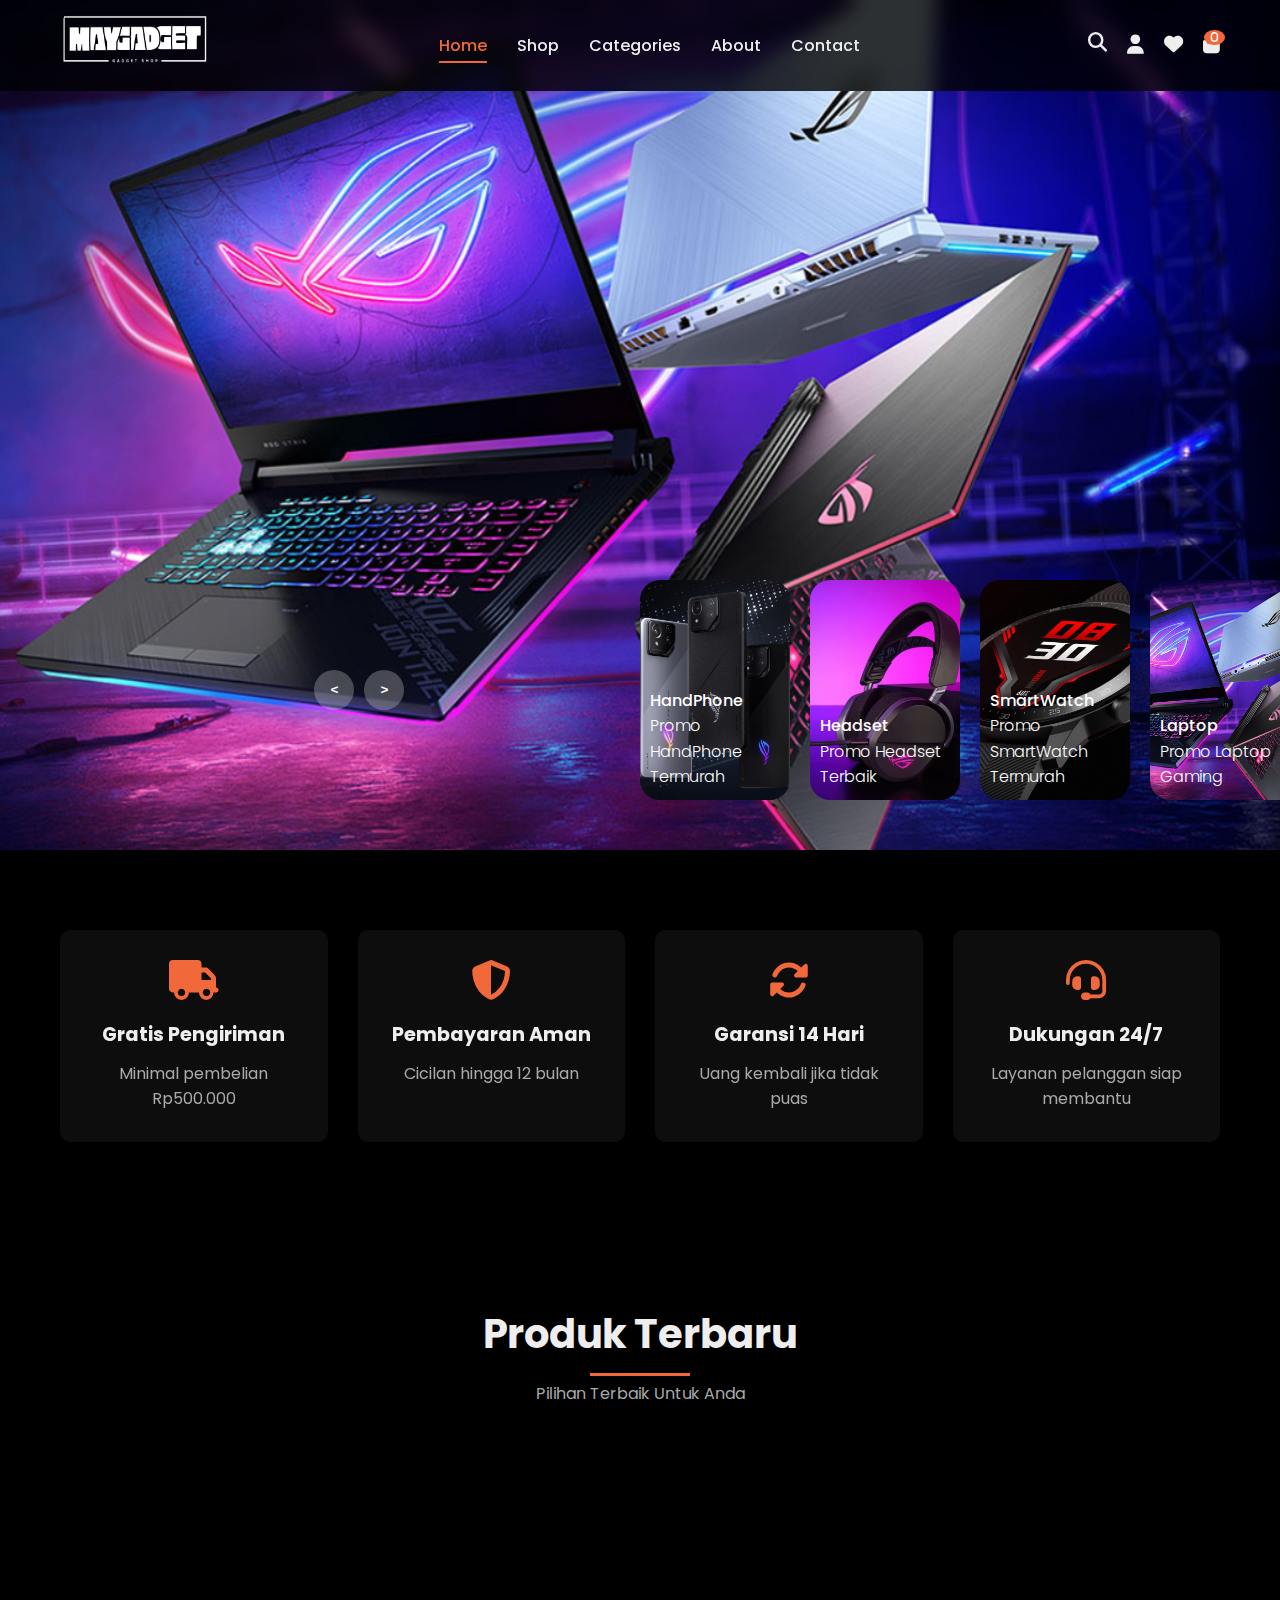
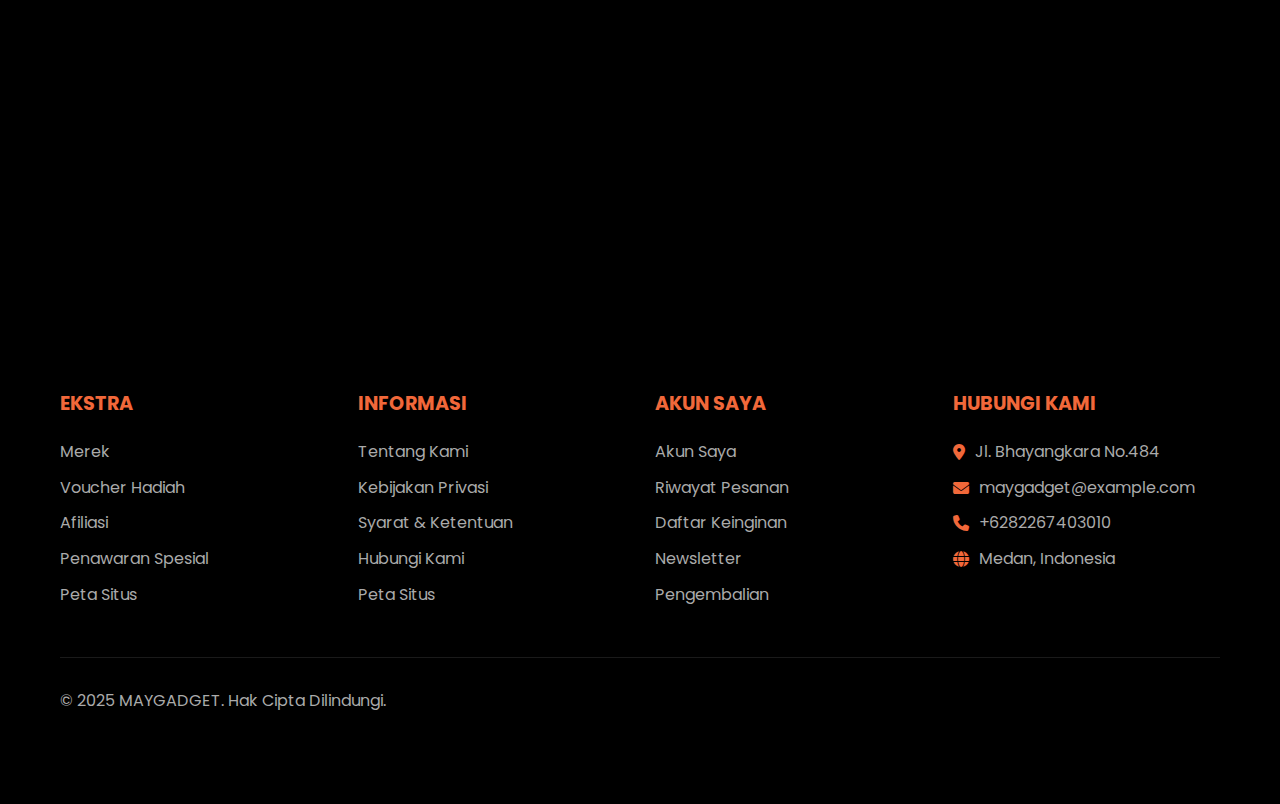
<file: ModulA/LatihanLKS/index.html>
<!DOCTYPE html>
<html lang="en">
<head>
    <meta charset="UTF-8">
    <meta name="viewport" content="width=device-width, initial-scale=1.0">
    <title>LKS SMK 2025</title>
    <link rel="stylesheet" href="https://cdnjs.cloudflare.com/ajax/libs/font-awesome/6.4.0/css/all.min.css">
    <link rel="stylesheet" href="style.css">
</head>
<body>
    <header>
        <div class="container">
            <nav class="navbar">
            <a href="#" class="logo">
                <img src="image/logo.png" width="150px" height="50px" alt="LKS SMK 2025 Logo">
            </a>
                <div class="nav-links">
                    <a href="index.html" id="active">Home</a>
                    <a href="shop.html">Shop</a>
                    <a href="categories.html">Categories</a>
                    <a href="about.html">About</a>
                    <a href="contact.html">Contact</a>
                </div>
                <div class="icons">
                    <div class="search-form" id="searchForm">
                        <form action="categories.html" method="GET">
                            <input type="text" name="search" placeholder="Cari produk..." value="">
                            <button type="submit"><i class="fas fa-search"></i></button>
                        </form>
                    </div>
                    <i class="fas fa-search" id="searchToggle"></i>
                    <a href="login.html"><i class="fas fa-user"></i></a>
                    <a href="favorites.html"><i class="fas fa-heart"></i></a>
                    <a href="cart.html" class="cart-icon">
                        <i class="fas fa-shopping-bag position-relative">
                            <span class="badge" id="cartCount">0</span>
                        </i>
                    </a>
                    <div class="hamburger" id="hamburger">
                        <i class="fas fa-bars"></i>
                    </div>
                </div>
            </nav>
        </div>
    </header>

    <!-- Mobile Sidebar -->
    <div class="mobile-sidebar" id="mobileSidebar">
        <span class="close-sidebar" id="closeSidebar">
            <i class="fas fa-times"></i>
        </span>
        <div class="nav-links">
            <a href="index.html">Home</a>
            <a href="shop.html">Shop</a>
            <a href="categories.html">Categories</a>
            <a href="about.html">About</a>
            <a href="contact.html">Contact</a>
        </div>
    </div>

    <!-- carousel -->
    <div class="carousel">
        <!-- list item -->
        <div class="list">
            <div class="item">
                <img src="image/img1.jpg">
                <div class="content">
                    <div class="author">MAYGADGET</div>
                    <div class="title">PROMO TERBAIK</div>
                    <div class="topic">LAPTOP</div>
                    <div class="des">
                        Kami memiliki laptop dengan spesifikasi yang sangat tinggi dan yang pasti harganya sangat murah untuk kantong para pelanggan. Dengan menggunakan laptop ini, Anda dapat melakukan berbagai hal seperti bermain game, menonton film, dan masih banyak lagi.
                    </div>
                    <div class="buttons">
                        <button>JELAJAHI</button>
                        <button>BELANJA</button>
                    </div>
                </div>
            </div>
            <div class="item">
                <img src="image/img2.jpg">
                <div class="content">
                    <div class="author">MAYGADGET</div>
                    <div class="title">PROMO TERBAIK</div>
                    <div class="topic">HANDPHONE</div>
                    <div class="des">
                        Kami memiliki handphone dengan fitur yang sangat canggih dan yang pasti harganya sangat murah untuk kantong para pelanggan. Dengan menggunakan handphone ini, Anda dapat melakukan berbagai hal seperti bermain game, menonton film, dan masih banyak lagi.
                    </div>
                    <div class="buttons">
                        <button>JELAJAHI</button>
                        <button>BELANJA</button>
                    </div>
                </div>
            </div>
            <div class="item">
                <img src="image/img3.jpg">
                <div class="content">
                    <div class="author">MAYGADGET</div>
                    <div class="title">PROMO TERBAIK</div>
                    <div class="topic">EARPHONE</div>
                    <div class="des">
                        Kami memiliki earphone dengan kualitas yang sangat tinggi dan yang pasti harganya sangat murah untuk kantong para pelanggan. Dengan menggunakan earphone ini, Anda dapat mendengarkan musik dengan sangat jelas dan nyaman.
                    </div>
                    <div class="buttons">
                        <button>JELAJAHI</button>
                        <button>BELANJA</button>
                    </div>
                </div>
            </div>
            <div class="item">
                <img src="image/img4.jpg">
                <div class="content">
                    <div class="author">MAYGADGET</div>
                    <div class="title">PROMO TERBAIK</div>
                    <div class="topic">SMARTWATCH</div>
                    <div class="des">
                        Kami memiliki smartwatch dengan fitur yang sangat canggih dan yang pasti harganya sangat murah untuk kantong para pelanggan. Dengan menggunakan smartwatch ini, Anda dapat melakukan berbagai hal seperti berolahraga, mengecek notifikasi, dan masih banyak lagi.
                    </div>
                    <div class="buttons">
                        <button>JELAJAHI</button>
                        <button>BELANJA</button>
                    </div>
                </div>
            </div>
        </div>
        <!-- list thumnail -->
        <div class="thumbnail">
            <div class="item">
                <img src="image/img1.jpg">
                <div class="content">
                    <div class="title">
                        Laptop
                    </div>
                    <div class="description">
                        Promo Laptop Gaming
                    </div>
                </div>
            </div>
            <div class="item">
                <img src="image/img2.jpg">
                <div class="content">
                    <div class="title">
                        HandPhone
                    </div>
                    <div class="description">
                        Promo HandPhone Termurah
                    </div>
                </div>
            </div>
            <div class="item">
                <img src="image/img3.jpg">
                <div class="content">
                    <div class="title">
                        Headset
                    </div>
                    <div class="description">
                        Promo Headset Terbaik
                    </div>
                </div>
            </div>
            <div class="item">
                <img src="image/img4.jpg">
                <div class="content">
                    <div class="title">
                        SmartWatch
                    </div>
                    <div class="description">
                        Promo SmartWatch Termurah
                    </div>
                </div>
            </div>
        </div>
        <!-- next prev -->

        <div class="arrows">
            <button id="prev"><</button>
            <button id="next">></button>
        </div>
        <!-- time running -->
        <div class="time"></div>
    </div>

    <!-- Features Section -->
    <section class="features">
        <div class="container">
            <div class="box">
                <i class="fas fa-truck"></i>
                <h5>Gratis Pengiriman</h5>
                <p>Minimal pembelian Rp500.000</p>
            </div>
            <div class="box">
                <i class="fas fa-shield-alt"></i>
                <h5>Pembayaran Aman</h5>
                <p>Cicilan hingga 12 bulan</p>
            </div>
            <div class="box">
                <i class="fas fa-sync-alt"></i>
                <h5>Garansi 14 Hari</h5>
                <p>Uang kembali jika tidak puas</p>
            </div>
            <div class="box">
                <i class="fas fa-headset"></i>
                <h5>Dukungan 24/7</h5>
                <p>Layanan pelanggan siap membantu</p>
            </div>
        </div>
    </section>


    <!-- Product Section -->
    <section id="product1" class="section-p1">
        <div class="container">
            <h2>Produk Terbaru</h2>
            <p>Pilihan Terbaik Untuk Anda</p>
            <div class="pro-container">
                <div class="pro">
                    <a href="sproduct.html?id=1">
                        <img src="image/laptop.png" alt="Laptop Gaming">
                    </a>
                    <div class="des">
                        <span>Dell</span>
                        <a href="sproduct.html?id=1">
                            <h5>Laptop Gaming</h5>
                        </a>
                        <div class="star">
                            <i class="fas fa-star"></i>
                            <i class="fas fa-star"></i>
                            <i class="fas fa-star"></i>
                            <i class="fas fa-star"></i>
                            <i class="fas fa-star"></i>
                        </div>
                        <h4>Rp. 15.000.000</h4>
                    </div>
                    <a href="#"><i class="fas fa-shopping-cart cart"></i></a>
                </div>
                <div class="pro">
                    <a href="sproduct.html?id=2">
                        <img src="image/laptop.png" alt="Laptop Gaming">
                    </a>
                    <div class="des">
                        <span>HP</span>
                        <a href="sproduct.html?id=2">
                            <h5>Laptop Ultrabook</h5>
                        </a>
                        <div class="star">
                            <i class="fas fa-star"></i>
                            <i class="fas fa-star"></i>
                            <i class="fas fa-star"></i>
                            <i class="fas fa-star"></i>
                            <i class="far fa-star"></i>
                        </div>
                        <h4>Rp. 12.500.000</h4>
                    </div>
                    <a href="#"><i class="fas fa-shopping-cart cart"></i></a>
                </div>
                <div class="pro">
                    <a href="sproduct.html?id=3">
                        <img src="image/laptop.png" alt="Laptop Gaming">
                    </a>
                    <div class="des">
                        <span>Lenovo</span>
                        <a href="sproduct.html?id=3">
                            <h5>Laptop Business</h5>
                        </a>
                        <div class="star">
                            <i class="fas fa-star"></i>
                            <i class="fas fa-star"></i>
                            <i class="fas fa-star"></i>
                            <i class="fas fa-star"></i>
                            <i class="fas fa-star"></i>
                        </div>
                        <h4>Rp. 14.000.000</h4>
                    </div>
                    <a href="#"><i class="fas fa-shopping-cart cart"></i></a>
                </div>
                <div class="pro">
                    <a href="sproduct.html?id=4">
                        <img src="image/laptop.png" alt="Laptop Gaming">
                    </a>
                    <div class="des">
                        <span>Asus</span>
                        <a href="sproduct.html?id=4">
                            <h5>Laptop Slim</h5>
                        </a>
                        <div class="star">
                            <i class="fas fa-star"></i>
                            <i class="fas fa-star"></i>
                            <i class="fas fa-star"></i>
                            <i class="fas fa-star"></i>
                            <i class="far fa-star"></i>
                        </div>
                        <h4>Rp. 13.000.000</h4>
                    </div>
                    <a href="#"><i class="fas fa-shopping-cart cart"></i></a>
                </div>
            </div>
        </div>
    </section>

    <!-- Footer -->
<footer class="footer">
    <div class="container">
        <div class="row">
            <div class="col">
                <h5>EKSTRA</h5>
                <a href="#">Merek</a>
                <a href="#">Voucher Hadiah</a>
                <a href="#">Afiliasi</a>
                <a href="#">Penawaran Spesial</a>
                <a href="#">Peta Situs</a>
            </div>
            <div class="col">
                <h5>INFORMASI</h5>
                <a href="#">Tentang Kami</a>
                <a href="#">Kebijakan Privasi</a>
                <a href="#">Syarat & Ketentuan</a>
                <a href="#">Hubungi Kami</a>
                <a href="#">Peta Situs</a>
            </div>
            <div class="col">
                <h5>AKUN SAYA</h5>
                <a href="#">Akun Saya</a>
                <a href="#">Riwayat Pesanan</a>
                <a href="#">Daftar Keinginan</a>
                <a href="#">Newsletter</a>
                <a href="#">Pengembalian</a>
            </div>
            <div class="col">
                <h5>HUBUNGI KAMI</h5>
                <p><i class="fas fa-map-marker-alt"></i> Jl. Bhayangkara No.484</p>
                <p><i class="fas fa-envelope"></i> maygadget@example.com</p>
                <p><i class="fas fa-phone"></i> +6282267403010</p>
                <p><i class="fas fa-globe"></i> Medan, Indonesia</p>
            </div>
        </div>
        <div class="copyright">
            <p>&copy; 2025 MAYGADGET. Hak Cipta Dilindungi.</p>
        </div>
    </div>
</footer>

    <!-- Modal untuk pemesanan -->
    <div id="orderModal" class="modal">
        <div class="modal-content">
            <span class="close" onclick="closeModal()">&times;</span>
            <h2 id="modalProductName"></h2>
            <p id="modalProductPrice"></p>
            
            <form id="orderForm" method="post">
                <input type="hidden" name="product_id" id="modalProductId">
                <input type="hidden" name="add_to_cart" value="1">
                
                <div class="form-group">
                    <label for="quantity">Jumlah</label>
                    <input type="number" name="quantity" id="quantity" min="1" value="1" required>
                </div>
                
                <button type="submit" class="btn-order">Tambah ke Keranjang</button>
            </form>
        </div>
    </div>

    <script src="script.js"></script>
</body>
</html>
</file>
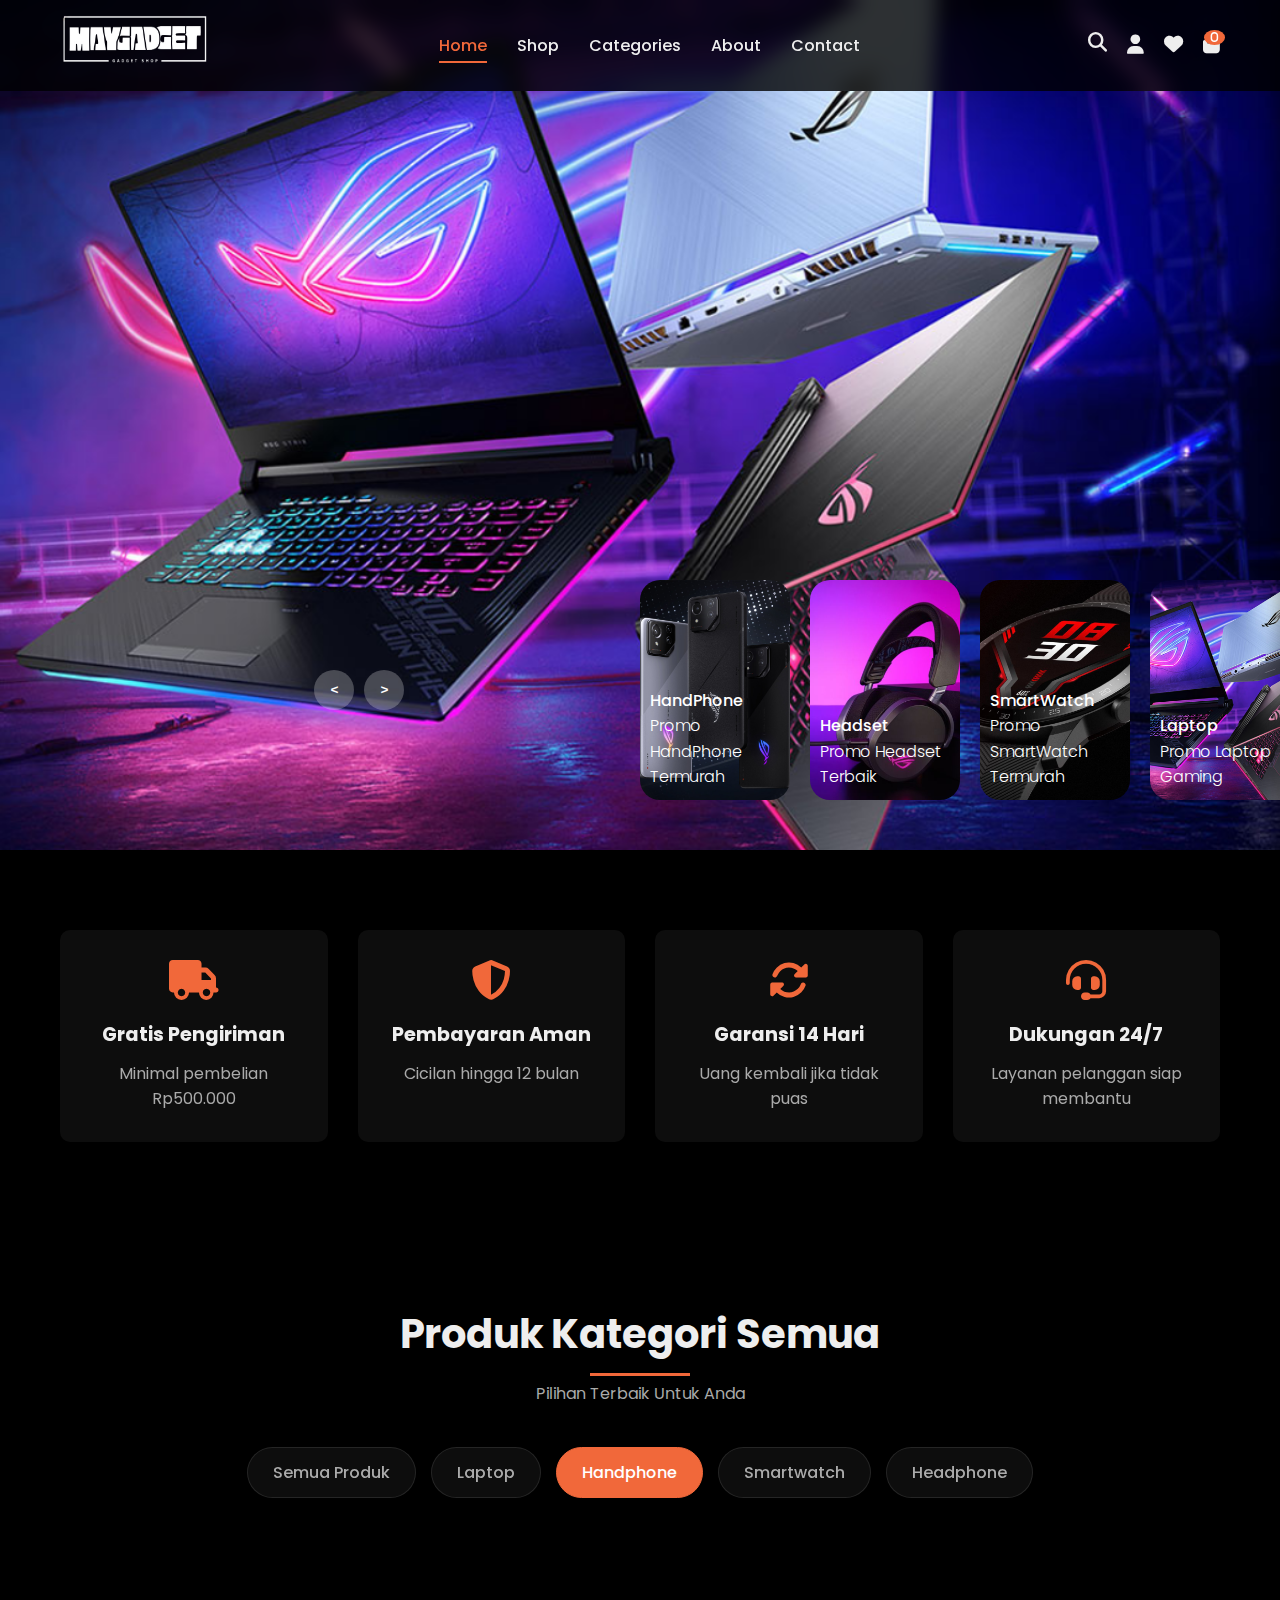
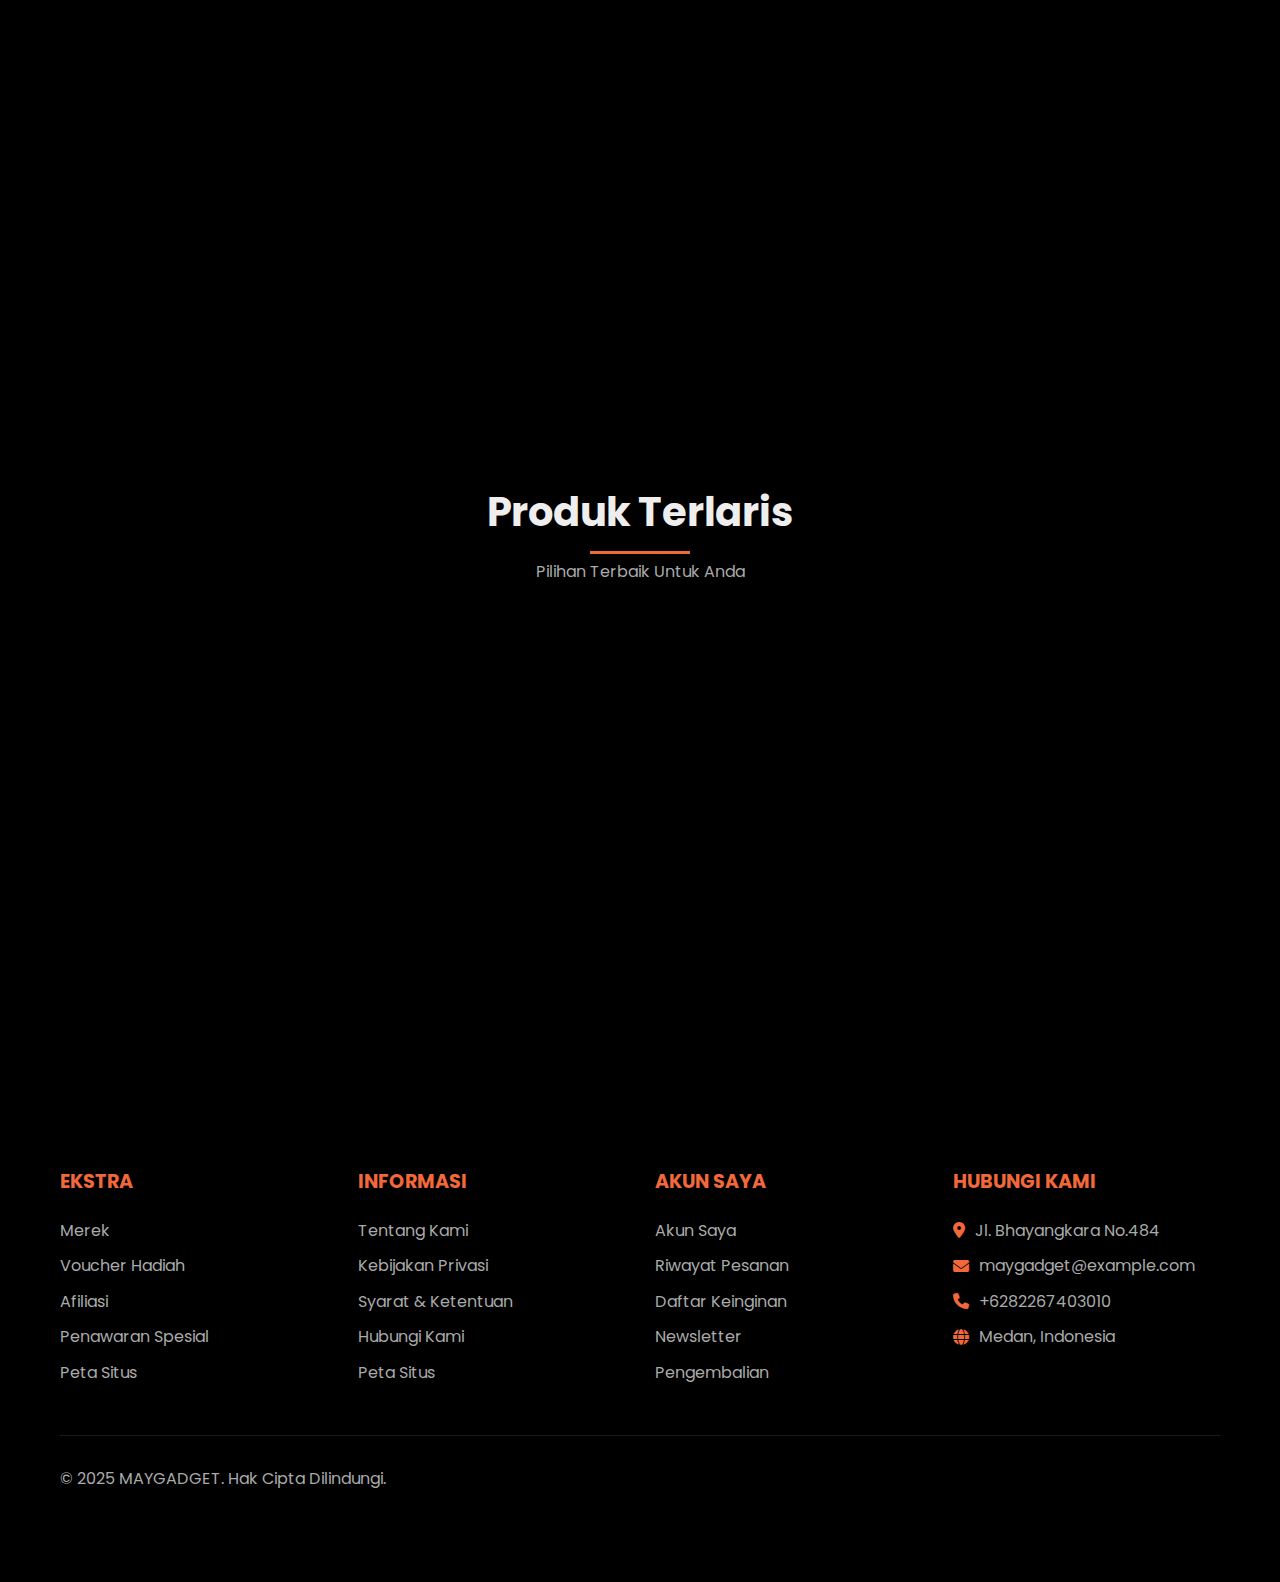
<file: ModulB/LatihanLKS/index.html>
<!DOCTYPE html>
<html lang="en">
<head>
    <meta charset="UTF-8">
    <meta name="viewport" content="width=device-width, initial-scale=1.0">
    <title>MAYGADGET</title>
    <link rel="stylesheet" href="https://cdnjs.cloudflare.com/ajax/libs/font-awesome/6.4.0/css/all.min.css">    
    <link rel="stylesheet" href="style.css">
</head>
<body>
    <header>
        <div class="container">
            <nav class="navbar">
            <a href="#" class="logo">
                <img src="image/logo.png" width="150px" height="50px" alt="LKS SMK 2025 Logo">
            </a>
                <div class="nav-links">
                    <a href="index.html" id="active">Home</a>
                    <a href="shop.html">Shop</a>
                    <a href="categories.html">Categories</a>
                    <a href="about.html">About</a>
                    <a href="contact.html">Contact</a>
                </div>
                <div class="icons">
                    <div class="search-form" id="searchForm">
                        <form action="categories.html" method="GET">
                            <input type="text" name="search" placeholder="Cari produk..." value="">
                            <button type="submit"><i class="fas fa-search"></i></button>
                        </form>
                    </div>
                    <i class="fas fa-search" id="searchToggle"></i>
                    <a href="login.html"><i class="fas fa-user"></i></a>
                    <a href="favorites.html"><i class="fas fa-heart"></i></a>
                    <a href="cart.html" class="cart-icon">
                        <i class="fas fa-shopping-bag position-relative">
                            <span class="badge" id="cartCount">0</span>
                        </i>
                    </a>
                    <div class="hamburger" id="hamburger">
                        <i class="fas fa-bars"></i>
                    </div>
                </div>
            </nav>
        </div>
    </header>

    <!-- Mobile Sidebar -->
    <div class="mobile-sidebar" id="mobileSidebar">
        <span class="close-sidebar" id="closeSidebar">
            <i class="fas fa-times"></i>
        </span>
        <div class="nav-links">
            <a href="index.html">Home</a>
            <a href="shop.html">Shop</a>
            <a href="categories.html">Categories</a>
            <a href="about.html">About</a>
            <a href="contact.html">Contact</a>
        </div>
    </div>

    <!-- carousel -->
    <div class="carousel">
        <!-- list item -->
        <div class="list">
            <div class="item">
                <img src="image/img1.jpg">
                <div class="content">
                    <div class="author">MAYGADGET</div>
                    <div class="title">PROMO TERBAIK</div>
                    <div class="topic">LAPTOP</div>
                    <div class="des">
                        Kami memiliki laptop dengan spesifikasi yang sangat tinggi dan yang pasti harganya sangat murah untuk kantong para pelanggan. Dengan menggunakan laptop ini, Anda dapat melakukan berbagai hal seperti bermain game, menonton film, dan masih banyak lagi.
                    </div>
                    <div class="buttons">
                        <button>JELAJAHI</button>
                        <button>BELANJA</button>
                    </div>
                </div>
            </div>
            <div class="item">
                <img src="image/img2.jpg">
                <div class="content">
                    <div class="author">MAYGADGET</div>
                    <div class="title">PROMO TERBAIK</div>
                    <div class="topic">HANDPHONE</div>
                    <div class="des">
                        Kami memiliki handphone dengan fitur yang sangat canggih dan yang pasti harganya sangat murah untuk kantong para pelanggan. Dengan menggunakan handphone ini, Anda dapat melakukan berbagai hal seperti bermain game, menonton film, dan masih banyak lagi.
                    </div>
                    <div class="buttons">
                        <button>JELAJAHI</button>
                        <button>BELANJA</button>
                    </div>
                </div>
            </div>
            <div class="item">
                <img src="image/img3.jpg">
                <div class="content">
                    <div class="author">MAYGADGET</div>
                    <div class="title">PROMO TERBAIK</div>
                    <div class="topic">EARPHONE</div>
                    <div class="des">
                        Kami memiliki earphone dengan kualitas yang sangat tinggi dan yang pasti harganya sangat murah untuk kantong para pelanggan. Dengan menggunakan earphone ini, Anda dapat mendengarkan musik dengan sangat jelas dan nyaman.
                    </div>
                    <div class="buttons">
                        <button>JELAJAHI</button>
                        <button>BELANJA</button>
                    </div>
                </div>
            </div>
            <div class="item">
                <img src="image/img4.jpg">
                <div class="content">
                    <div class="author">MAYGADGET</div>
                    <div class="title">PROMO TERBAIK</div>
                    <div class="topic">SMARTWATCH</div>
                    <div class="des">
                        Kami memiliki smartwatch dengan fitur yang sangat canggih dan yang pasti harganya sangat murah untuk kantong para pelanggan. Dengan menggunakan smartwatch ini, Anda dapat melakukan berbagai hal seperti berolahraga, mengecek notifikasi, dan masih banyak lagi.
                    </div>
                    <div class="buttons">
                        <button>JELAJAHI</button>
                        <button>BELANJA</button>
                    </div>
                </div>
            </div>
        </div>
        <!-- list thumnail -->
        <div class="thumbnail">
            <div class="item">
                <img src="image/img1.jpg">
                <div class="content">
                    <div class="title">
                        Laptop
                    </div>
                    <div class="description">
                        Promo Laptop Gaming
                    </div>
                </div>
            </div>
            <div class="item">
                <img src="image/img2.jpg">
                <div class="content">
                    <div class="title">
                        HandPhone
                    </div>
                    <div class="description">
                        Promo HandPhone Termurah
                    </div>
                </div>
            </div>
            <div class="item">
                <img src="image/img3.jpg">
                <div class="content">
                    <div class="title">
                        Headset
                    </div>
                    <div class="description">
                        Promo Headset Terbaik
                    </div>
                </div>
            </div>
            <div class="item">
                <img src="image/img4.jpg">
                <div class="content">
                    <div class="title">
                        SmartWatch
                    </div>
                    <div class="description">
                        Promo SmartWatch Termurah
                    </div>
                </div>
            </div>
        </div>
        <!-- next prev -->

        <div class="arrows">
            <button id="prev"><</button>
            <button id="next">></button>
        </div>
        <!-- time running -->
        <div class="time"></div>
    </div>

    <!-- Features Section -->
    <section class="features">
        <div class="container">
            <div class="box">
                <i class="fas fa-truck"></i>
                <h5>Gratis Pengiriman</h5>
                <p>Minimal pembelian Rp500.000</p>
            </div>
            <div class="box">
                <i class="fas fa-shield-alt"></i>
                <h5>Pembayaran Aman</h5>
                <p>Cicilan hingga 12 bulan</p>
            </div>
            <div class="box">
                <i class="fas fa-sync-alt"></i>
                <h5>Garansi 14 Hari</h5>
                <p>Uang kembali jika tidak puas</p>
            </div>
            <div class="box">
                <i class="fas fa-headset"></i>
                <h5>Dukungan 24/7</h5>
                <p>Layanan pelanggan siap membantu</p>
            </div>
        </div>
    </section>

    <!-- Categories Product Section -->
    <section id="product1" class="section-p1">
        <div class="container">
            <h2>Produk Kategori Semua</h2>
            <p>Pilihan Terbaik Untuk Anda</p>
            
            <!-- Filter Kategori -->
            <div class="category-filters">
                <a href="#all" class="category-btn">Semua Produk</a>
                <a href="#laptop" class="category-btn">Laptop</a>
                <a href="#handphone" class="category-btn active">Handphone</a>
                <a href="#smartwatch" class="category-btn">Smartwatch</a>
                <a href="#headphone" class="category-btn">Headphone</a>
            </div>
            
            <div class="pro-container">
                
                <div class="pro">
                    <div class="favorite-icon" data-product-id="2" onclick="toggleFavorite(2, this)">
                        <i class="fas fa-heart"></i>
                    </div>
                    <a href="sproduct.html?id=2">
                        <img src="image/handphone.png" alt="Smartphone Flagship">
                    </a>
                    <div class="des">
                        <span>Handphone</span>
                        <a href="sproduct.html?id=2">
                            <h5>Asus ROG Phone 8</h5>
                        </a>
                        <div class="star">
                            <i class="fas fa-star"></i>
                            <i class="fas fa-star"></i>
                            <i class="fas fa-star"></i>
                            <i class="fas fa-star"></i>
                            <i class="fas fa-star"></i>
                        </div>
                        <h4>Rp. 12.000.000</h4>
                    </div>
                    <a href="#" class="cart" onclick="openOrderModal(2, 'Smartphone Flagship', 12000000, 'image/handphone.png')">
                        <i class="fas fa-shopping-cart"></i>
                    </a>
                </div>
                                <div class="pro">
                    <div class="favorite-icon" data-product-id="2" onclick="toggleFavorite(2, this)">
                        <i class="fas fa-heart"></i>
                    </div>
                    <a href="sproduct.html?id=2">
                        <img src="image/handphone.png" alt="Smartphone Flagship">
                    </a>
                    <div class="des">
                        <span>Handphone</span>
                        <a href="sproduct.html?id=2">
                            <h5>Asus ROG Phone 8</h5>
                        </a>
                        <div class="star">
                            <i class="fas fa-star"></i>
                            <i class="fas fa-star"></i>
                            <i class="fas fa-star"></i>
                            <i class="fas fa-star"></i>
                            <i class="fas fa-star"></i>
                        </div>
                        <h4>Rp. 12.000.000</h4>
                    </div>
                    <a href="#" class="cart" onclick="openOrderModal(2, 'Smartphone Flagship', 12000000, 'image/handphone.png')">
                        <i class="fas fa-shopping-cart"></i>
                    </a>
                </div>
                                <div class="pro">
                    <div class="favorite-icon" data-product-id="2" onclick="toggleFavorite(2, this)">
                        <i class="fas fa-heart"></i>
                    </div>
                    <a href="sproduct.html?id=2">
                        <img src="image/handphone.png" alt="Smartphone Flagship">
                    </a>
                    <div class="des">
                        <span>Handphone</span>
                        <a href="sproduct.html?id=2">
                            <h5>Asus ROG Phone 8</h5>
                        </a>
                        <div class="star">
                            <i class="fas fa-star"></i>
                            <i class="fas fa-star"></i>
                            <i class="fas fa-star"></i>
                            <i class="fas fa-star"></i>
                            <i class="fas fa-star"></i>
                        </div>
                        <h4>Rp. 12.000.000</h4>
                    </div>
                    <a href="#" class="cart" onclick="openOrderModal(2, 'Smartphone Flagship', 12000000, 'image/handphone.png')">
                        <i class="fas fa-shopping-cart"></i>
                    </a>
                </div>
                                <div class="pro">
                    <div class="favorite-icon" data-product-id="2" onclick="toggleFavorite(2, this)">
                        <i class="fas fa-heart"></i>
                    </div>
                    <a href="sproduct.html?id=2">
                        <img src="image/handphone.png" alt="Smartphone Flagship">
                    </a>
                    <div class="des">
                        <span>Handphone</span>
                        <a href="sproduct.html?id=2">
                            <h5>Asus ROG Phone 8</h5>
                        </a>
                        <div class="star">
                            <i class="fas fa-star"></i>
                            <i class="fas fa-star"></i>
                            <i class="fas fa-star"></i>
                            <i class="fas fa-star"></i>
                            <i class="fas fa-star"></i>
                        </div>
                        <h4>Rp. 12.000.000</h4>
                    </div>
                    <a href="#" class="cart" onclick="openOrderModal(2, 'Smartphone Flagship', 12000000, 'image/handphone.png')">
                        <i class="fas fa-shopping-cart"></i>
                    </a>
                </div>
            </div>
        </div>
    </section>

    <!-- Product Section -->
    <section id="product1" class="section-p1">
        <div class="container">
            <h2>Produk Terlaris</h2>
            <p>Pilihan Terbaik Untuk Anda</p>
            <div class="pro-container">
                <div class="pro">
                    <a href="sproduct.html?id=1">
                        <img src="image/laptop.png" alt="Laptop Gaming">
                    </a>
                    <div class="des">
                        <span>Dell</span>
                        <a href="sproduct.html?id=1">
                            <h5>Laptop Gaming</h5>
                        </a>
                        <div class="star">
                            <i class="fas fa-star"></i>
                            <i class="fas fa-star"></i>
                            <i class="fas fa-star"></i>
                            <i class="fas fa-star"></i>
                            <i class="fas fa-star"></i>
                        </div>
                        <h4>Rp. 15.000.000</h4>
                    </div>
                    <a href="#"><i class="fas fa-shopping-cart cart"></i></a>
                </div>
                <div class="pro">
                    <a href="sproduct.html?id=2">
                        <img src="image/laptop.png" alt="Laptop Gaming">
                    </a>
                    <div class="des">
                        <span>HP</span>
                        <a href="sproduct.html?id=2">
                            <h5>Laptop Ultrabook</h5>
                        </a>
                        <div class="star">
                            <i class="fas fa-star"></i>
                            <i class="fas fa-star"></i>
                            <i class="fas fa-star"></i>
                            <i class="fas fa-star"></i>
                            <i class="far fa-star"></i>
                        </div>
                        <h4>Rp. 12.500.000</h4>
                    </div>
                    <a href="#"><i class="fas fa-shopping-cart cart"></i></a>
                </div>
                <div class="pro">
                    <a href="sproduct.html?id=3">
                        <img src="image/laptop.png" alt="Laptop Gaming">
                    </a>
                    <div class="des">
                        <span>Lenovo</span>
                        <a href="sproduct.html?id=3">
                            <h5>Laptop Business</h5>
                        </a>
                        <div class="star">
                            <i class="fas fa-star"></i>
                            <i class="fas fa-star"></i>
                            <i class="fas fa-star"></i>
                            <i class="fas fa-star"></i>
                            <i class="fas fa-star"></i>
                        </div>
                        <h4>Rp. 14.000.000</h4>
                    </div>
                    <a href="#"><i class="fas fa-shopping-cart cart"></i></a>
                </div>
                <div class="pro">
                    <a href="sproduct.html?id=4">
                        <img src="image/laptop.png" alt="Laptop Gaming">
                    </a>
                    <div class="des">
                        <span>Asus</span>
                        <a href="sproduct.html?id=4">
                            <h5>Laptop Slim</h5>
                        </a>
                        <div class="star">
                            <i class="fas fa-star"></i>
                            <i class="fas fa-star"></i>
                            <i class="fas fa-star"></i>
                            <i class="fas fa-star"></i>
                            <i class="far fa-star"></i>
                        </div>
                        <h4>Rp. 13.000.000</h4>
                    </div>
                    <a href="#"><i class="fas fa-shopping-cart cart"></i></a>
                </div>
            </div>
        </div>
    </section>

<!-- Footer -->
<footer class="footer">
    <div class="container">
        <div class="row">
            <div class="col">
                <h5>EKSTRA</h5>
                <a href="#">Merek</a>
                <a href="#">Voucher Hadiah</a>
                <a href="#">Afiliasi</a>
                <a href="#">Penawaran Spesial</a>
                <a href="#">Peta Situs</a>
            </div>
            <div class="col">
                <h5>INFORMASI</h5>
                <a href="#">Tentang Kami</a>
                <a href="#">Kebijakan Privasi</a>
                <a href="#">Syarat & Ketentuan</a>
                <a href="#">Hubungi Kami</a>
                <a href="#">Peta Situs</a>
            </div>
            <div class="col">
                <h5>AKUN SAYA</h5>
                <a href="#">Akun Saya</a>
                <a href="#">Riwayat Pesanan</a>
                <a href="#">Daftar Keinginan</a>
                <a href="#">Newsletter</a>
                <a href="#">Pengembalian</a>
            </div>
            <div class="col">
                <h5>HUBUNGI KAMI</h5>
                <p><i class="fas fa-map-marker-alt"></i> Jl. Bhayangkara No.484</p>
                <p><i class="fas fa-envelope"></i> maygadget@example.com</p>
                <p><i class="fas fa-phone"></i> +6282267403010</p>
                <p><i class="fas fa-globe"></i> Medan, Indonesia</p>
            </div>
        </div>
        <div class="copyright">
            <p>&copy; 2025 MAYGADGET. Hak Cipta Dilindungi.</p>
        </div>
    </div>
</footer>

    <!-- Modal untuk pemesanan -->
    <div id="orderModal" class="modal">
        <div class="modal-content">
            <span class="close" onclick="closeModal()">&times;</span>
            <h2 id="modalProductName"></h2>
            <p id="modalProductPrice"></p>
            
            <form id="orderForm" method="post">
                <input type="hidden" name="product_id" id="modalProductId">
                <input type="hidden" name="add_to_cart" value="1">
                
                <div class="form-group">
                    <label for="quantity">Jumlah</label>
                    <input type="number" name="quantity" id="quantity" min="1" value="1" required>
                </div>
                
                <button type="submit" class="btn-order">Tambah ke Keranjang</button>
            </form>
        </div>
    </div>

    <script src="script.js"></script>
</body>
</html>
</file>
<file: ModulA/LatihanLKS/style.css>
@import url('https://fonts.googleapis.com/css2?family=Poppins:ital,wght@0,100;0,200;0,300;0,400;0,500;0,600;0,700;0,800;0,900;1,100;1,200;1,300;1,400;1,500;1,600;1,700;1,800;1,900&display=swap');
        
        :root {
            --primary-color: #f1683a;
            --dark-color: #000;
            --light-color: #eee;
            --gray-color: #333;
            --transition: all 0.3s ease;
            --shadow: 0 5px 15px rgba(0, 0, 0, 0.1);
            --text-shadow: 0 5px 10px rgba(0, 0, 0, 0.4);
        }
        
        * {
            margin: 0;
            padding: 0;
            box-sizing: border-box;
        }
        
        body {
            font-family: 'Poppins', sans-serif;
            background-color: var(--dark-color);
            color: var(--light-color);
            line-height: 1.6;
            overflow-x: hidden;
        }

        a {
            text-decoration: none;
            color: inherit;
            transition: var(--transition);
        }
        
        button {
            cursor: pointer;
            transition: var(--transition);
        }
        
        .container {
            width: 100%;
            max-width: 1200px;
            margin: 0 auto;
            padding: 0 20px;
        }
        
        /* Header */
        header {
            position: fixed;
            top: 0;
            left: 0;
            width: 100%;
            z-index: 1000;
            padding: 15px 0;
            background-color: rgba(0, 0, 0, 0.8);
            backdrop-filter: blur(10px);
        }
        
        .navbar {
            display: flex;
            justify-content: space-between;
            align-items: center;
        }
        
        .logo {
            font-size: 1.5rem;
            font-weight: 700;
            color: var(--light-color);
        }
        
        .nav-links {
            display: flex;
            gap: 30px;
        }
        
        .nav-links a {
            position: relative;
            padding: 5px 0;
            font-weight: 500;
        }
        
        .nav-links a::after {
            content: '';
            position: absolute;
            bottom: 0;
            left: 0;
            width: 0;
            height: 2px;
            background-color: var(--primary-color);
            transition: var(--transition);
        }
        
        .nav-links a:hover::after,
        .nav-links a#active::after {
            width: 100%;
        }
        
        .nav-links a#active {
            color: var(--primary-color);
        }
        
        .icons {
            display: flex;
            gap: 20px;
        }
        
        .icons i {
            font-size: 1.2rem;
            cursor: pointer;
            transition: var(--transition);
        }
        
        .icons i:hover {
            color: var(--primary-color);
        }
        
        .icons .fa-shopping-bag {
            position: relative; /* Membuat ikon menjadi konteks untuk badge */
            font-size: 1.2rem; /* Pastikan ukuran ikon konsisten */
        }

        /* Atur posisi badge agar lebih pas di ikon */
        .badge {
            position: absolute;
            top: -5px; /* Sesuaikan jarak dari atas ikon */
            right: -5px; /* Sesuaikan jarak dari kanan ikon */
            background-color: var(--primary-color);
            color: white;
            border-radius: 50%;
            padding: 2px 6px;
            font-size: 0.7rem;
            line-height: 1; /* Pastikan teks tidak memengaruhi ukuran */
            min-width: 1rem; /* Minimal lebar untuk menjaga bentuk lingkaran */
            text-align: center; /* Pusatkan teks di dalam badge */
        }

        /* CAROUSEL STYLE AS ORIGINAL */
        .carousel{
            height: 100vh;
            margin-top: -50px;
            width: 100vw;
            overflow: hidden;
            position: relative;
        }
        .carousel .list .item{
            width: 100%;
            height: 100%;
            position: absolute;
            inset: 0 0 0 0;
        }
        .carousel .list .item img{
            width: 100%;
            height: 100%;
            object-fit: cover;
        }
        .carousel .list .item .content{
            position: absolute;
            top: 20%;
            width: 1140px;
            max-width: 80%;
            left: 50%;
            transform: translateX(-50%);
            padding-right: 30%;
            box-sizing: border-box;
            color: #fff;
            text-shadow: 0 5px 10px #0004;
        }
        .carousel .list .item .author{
            font-weight: bold;
            letter-spacing: 10px;
        }
        .carousel .list .item .title,
        .carousel .list .item .topic{
            font-size: 5em;
            font-weight: bold;
            line-height: 1.3em;
        }
        .carousel .list .item .topic{
            color: #f1683a;
        }
        .carousel .list .item .buttons{
            display: grid;
            grid-template-columns: repeat(2, 130px);
            grid-template-rows: 40px;
            gap: 5px;
            margin-top: 20px;
        }
        .carousel .list .item .buttons button{
            border: none;
            background-color: #eee;
            letter-spacing: 3px;
            font-family: Poppins;
            font-weight: 500;
        }
        .carousel .list .item .buttons button:nth-child(2){
            background-color: transparent;
            border: 1px solid #fff;
            color: #eee;
        }
        /* thumbail */
        .thumbnail{
            position: absolute;
            bottom: 50px;
            left: 50%;
            width: max-content;
            z-index: 100;
            display: flex;
            gap: 20px;
        }
        .thumbnail .item{
            width: 150px;
            height: 220px;
            flex-shrink: 0;
            position: relative;
        }
        .thumbnail .item img{
            width: 100%;
            height: 100%;
            object-fit: cover;
            border-radius: 20px;
        }
        .thumbnail .item .content{
            color: #fff;
            position: absolute;
            bottom: 10px;
            left: 10px;
            right: 10px;
        }
        .thumbnail .item .content .title{
            font-weight: 500;
        }
        .thumbnail .item .content .description{
            font-weight: 300;
        }
        /* arrows */
        .arrows{
            position: absolute;
            top: 80%;
            right: 52%;
            z-index: 100;
            width: 300px;
            max-width: 30%;
            display: flex;
            gap: 10px;
            align-items: center;
        }
        .arrows button{
            width: 40px;
            height: 40px;
            border-radius: 50%;
            background-color: #eee4;
            border: none;
            color: #fff;
            font-family: monospace;
            font-weight: bold;
            transition: .5s;
        }
        .arrows button:hover{
            background-color: #fff;
            color: #000;
        }

        /* animation */
        .carousel .list .item:nth-child(1){
            z-index: 1;
        }

        /* animation text in first item */

        .carousel .list .item:nth-child(1) .content .author,
        .carousel .list .item:nth-child(1) .content .title,
        .carousel .list .item:nth-child(1) .content .topic,
        .carousel .list .item:nth-child(1) .content .des,
        .carousel .list .item:nth-child(1) .content .buttons
        {
            transform: translateY(50px);
            filter: blur(20px);
            opacity: 0;
            animation: showContent .5s 1s linear 1 forwards;
        }
        @keyframes showContent{
            to{
                transform: translateY(0px);
                filter: blur(0px);
                opacity: 1;
            }
        }
        .carousel .list .item:nth-child(1) .content .title{
            animation-delay: 1.2s!important;
        }
        .carousel .list .item:nth-child(1) .content .topic{
            animation-delay: 1.4s!important;
        }
        .carousel .list .item:nth-child(1) .content .des{
            animation-delay: 1.6s!important;
        }
        .carousel .list .item:nth-child(1) .content .buttons{
            animation-delay: 1.8s!important;
        }
        /* create animation when next click */
        .carousel.next .list .item:nth-child(1) img{
            width: 150px;
            height: 220px;
            position: absolute;
            bottom: 50px;
            left: 50%;
            border-radius: 30px;
            animation: showImage .5s linear 1 forwards;
        }
        @keyframes showImage{
            to{
                bottom: 0;
                left: 0;
                width: 100%;
                height: 100%;
                border-radius: 0;
            }
        }

        .carousel.next .thumbnail .item:nth-last-child(1){
            overflow: hidden;
            animation: showThumbnail .5s linear 1 forwards;
        }
        .carousel.prev .list .item img{
            z-index: 100;
        }
        @keyframes showThumbnail{
            from{
                width: 0;
                opacity: 0;
            }
        }
        .carousel.next .thumbnail{
            animation: effectNext .5s linear 1 forwards;
        }

        @keyframes effectNext{
            from{
                transform: translateX(150px);
            }
        }

        /* running time */

        .carousel .time{
            position: absolute;
            z-index: 1000;
            width: 0%;
            height: 3px;
            background-color: #f1683a;
            left: 0;
            top: 0;
        }

        .carousel.next .time,
        .carousel.prev .time{
            animation: runningTime 3s linear 1 forwards;
        }
        @keyframes runningTime{
            from{ width: 100%}
            to{width: 0}
        }


        /* prev click */

        .carousel.prev .list .item:nth-child(2){
            z-index: 2;
        }

        .carousel.prev .list .item:nth-child(2) img{
            animation: outFrame 0.5s linear 1 forwards;
            position: absolute;
            bottom: 0;
            left: 0;
        }
        @keyframes outFrame{
            to{
                width: 150px;
                height: 220px;
                bottom: 50px;
                left: 50%;
                border-radius: 20px;
            }
        }

        .carousel.prev .thumbnail .item:nth-child(1){
            overflow: hidden;
            opacity: 0;
            animation: showThumbnail .5s linear 1 forwards;
        }
        .carousel.next .arrows button,
        .carousel.prev .arrows button{
            pointer-events: none;
        }
        .carousel.prev .list .item:nth-child(2) .content .author,
        .carousel.prev .list .item:nth-child(2) .content .title,
        .carousel.prev .list .item:nth-child(2) .content .topic,
        .carousel.prev .list .item:nth-child(2) .content .des,
        .carousel.prev .list .item:nth-child(2) .content .buttons
        {
            animation: contentOut 1.5s linear 1 forwards!important;
        }

        @keyframes contentOut{
            to{
                transform: translateY(-150px);
                filter: blur(20px);
                opacity: 0;
            }
        }
        
        /* Features Section */
        .features {
            padding: 80px 0;
            background-color: rgba(0, 0, 0, 0.7);
        }
        
        .features .container {
            display: grid;
            grid-template-columns: repeat(auto-fit, minmax(250px, 1fr));
            gap: 30px;
        }
        
        .features .box {
            text-align: center;
            padding: 30px;
            border-radius: 10px;
            background: rgba(255, 255, 255, 0.05);
            backdrop-filter: blur(10px);
            transition: var(--transition);
        }
        
        .features .box:hover {
            transform: translateY(-10px);
            background: rgba(255, 255, 255, 0.1);
        }
        
        .features .box i {
            font-size: 2.5rem;
            color: var(--primary-color);
            margin-bottom: 20px;
        }
        
        .features .box h5 {
            font-size: 1.2rem;
            margin-bottom: 10px;
        }
        
        .features .box p {
            color: #aaa;
        }
        
        /* Category Section */
        .category-section {
            padding: 80px 0;
            background-color: rgba(0, 0, 0, 0.7);
        }

        .category-section h2 {
            font-size: 2.5rem;
            text-align: center;
            margin-bottom: 15px;
            position: relative;
            color: var(--light-color);
        }

        .category-section h2::after {
            content: '';
            position: absolute;
            bottom: -10px;
            left: 50%;
            transform: translateX(-50%);
            width: 100px;
            height: 3px;
            background-color: var(--primary-color);
        }

        .category-container {
            display: grid;
            grid-template-columns: repeat(4, 1fr);
            gap: 20px;
            padding-top: 20px;
            max-width: 1200px;
            margin: 0 auto;
            text-align: center; /* Center-align the items */
        }

        .category-item {
            background: none; /* Remove background */
            border-radius: 0; /* Remove border radius */
            overflow: hidden;
        }

        .category-item img {
            width: 100%;
            height: 200px;
            object-fit: cover;
            display: block; /* Ensure image is a block element for centering */
            margin: 0 auto; /* Center the image horizontally */
        }
        
        /* Popular Products Section */
        .popular-section {
            padding: 80px 0;
            background-color: rgba(0, 0, 0, 0.7);
        }
        
        .popular-section h2 {
            font-size: 2.5rem;
            text-align: center;
            margin-bottom: 15px;
            position: relative;
            color: var(--light-color);
        }
        
        .popular-section h2::after {
            content: '';
            position: absolute;
            bottom: -10px;
            left: 50%;
            transform: translateX(-50%);
            width: 100px;
            height: 3px;
            background-color: var(--primary-color);
        }
        
        .popular-container {
            display: grid;
            grid-template-columns: repeat(auto-fit, minmax(200px, 1fr));
            gap: 20px;
            padding-top: 20px;
        }
        
        .popular-item {
            text-align: center;
            background: rgba(255, 255, 255, 0.05);
            backdrop-filter: blur(10px);
            border-radius: 10px;
            overflow: hidden;
            transition: var(--transition);
        }
        
        .popular-item img {
            width: 100%;
            height: 200px;
            object-fit: cover;
        }
        
        .popular-item:hover {
            transform: translateY(-10px);
            box-shadow: 0 10px 30px rgba(0, 0, 0, 0.3);
        }
        
        .popular-item .des {
            padding: 20px;
        }
        
        .popular-item .des span {
            color: var(--primary-color);
            font-size: 0.9rem;
        }
        
        .popular-item .des h5 {
            font-size: 1.1rem;
            margin: 10px 0;
        }
        
        .popular-item .des .star {
            color: gold;
            margin-bottom: 10px;
        }

        .star {
            display: inline-flex;
            gap: 2px;
            color: gold;
            font-size: 14px;
            margin: -2px 0px 10px 5px;
        }
        
        .popular-item .des h4 {
            font-size: 1.2rem;
            font-weight: 700;
        }
        
        /* Product Section */
        .section-p1 {
            padding: 80px 0;
        }
        
        .section-p1 h2 {
            font-size: 2.5rem;
            text-align: center;
            margin-bottom: 15px;
            position: relative;
        }
        
        .section-p1 h2::after {
            content: '';
            position: absolute;
            bottom: -10px;
            left: 50%;
            transform: translateX(-50%);
            width: 100px;
            height: 3px;
            background-color: var(--primary-color);
        }
        
        .section-p1 p {
            text-align: center;
            color: #aaa;
            margin-bottom: 40px;
        }
        
        .pro-container {
            display: grid;
            grid-template-columns: repeat(auto-fit, minmax(250px, 1fr));
            gap: 30px;
        }
        
        .pro {
            background: rgba(255, 255, 255, 0.05);
            backdrop-filter: blur(10px);
            border-radius: 10px;
            overflow: hidden;
            transition: var(--transition);
            position: relative;
        }
        
        .pro:hover {
            transform: translateY(-10px);
            box-shadow: 0 10px 30px rgba(0, 0, 0, 0.3);
        }
        
        .pro img {
            width: 100%;
            height: 200px;
            object-fit: cover;
            border-bottom: 1px solid rgba(255, 255, 255, 0.1);
        }
        
        .pro .des {
            padding: 20px;
        }
        
        .pro .des span {
            color: var(--primary-color);
            font-size: 0.9rem;
        }
        
        .pro .des h5 {
            font-size: 1.1rem;
            margin: 10px 0;
        }
        
        .pro .des .star {
            color: gold;
            margin-bottom: 10px;
        }

        .star {
            display: inline-flex;
            gap: 2px;
            color: gold;
            font-size: 14px;
            margin: -2px 0px 10px 5px;
        }
        
        .pro .des h4 {
            font-size: 1.2rem;
            font-weight: 700;
        }
        
        .pro .cart {
            position: absolute;
            bottom: 20px;
            right: 20px;
            background-color: var(--primary-color);
            color: white;
            width: 40px;
            height: 40px;
            border-radius: 50%;
            display: flex;
            align-items: center;
            justify-content: center;
            font-size: 1.2rem;
            transition: var(--transition);
        }
        
        .pro .cart:hover {
            background-color: var(--light-color);
            color: var(--primary-color);
        }

        .favorite-icon {
            position: absolute;
            top: 15px;
            right: 15px;
            z-index: 2;
            cursor: pointer;
        }

        .favorite-icon i {
            font-size: 1.5rem;
            color: #ccc;
            transition: all 0.3s ease;
        }

        .favorite-icon i.active {
            color: #f1683a;
            text-shadow: 0 0 10px rgba(241, 104, 58, 0.7);
        }

        .favorite-icon:hover i {
            transform: scale(1.1);
        }

        .favorite-icon:hover i:not(.active) {
            color: #aaa;
        }

        /* Categories Section */
        .category-filters {
            display: flex;
            justify-content: center;
            flex-wrap: wrap;
            gap: 15px;
            margin-bottom: 40px;
        }
        
        .category-btn {
            background: rgba(255, 255, 255, 0.05);
            backdrop-filter: blur(10px);
            border: 1px solid rgba(255, 255, 255, 0.1);
            color: #aaa;
            padding: 12px 25px;
            border-radius: 30px;
            font-weight: 500;
            cursor: pointer;
            transition: var(--transition);
            text-decoration: none;
            display: inline-block;
        }
        
        .category-btn:hover,
        .category-btn.active {
            background-color: var(--primary-color);
            color: white;
            border-color: var(--primary-color);
        }
        
        /* Animasi untuk produk */
        .pro-container .pro {
            animation: fadeIn 0.5s ease forwards;
            opacity: 0;
        }
        
        @keyframes fadeIn {
            to {
                opacity: 1;
            }
        }

                /* Footer */
        .footer {
            background-color: rgba(0, 0, 0, 0.9);
            padding: 80px 0 30px;
        }
        
        .footer .row {
            display: grid;
            grid-template-columns: repeat(auto-fit, minmax(200px, 1fr));
            gap: 30px;
            margin-bottom: 40px;
        }
        
        .footer h5 {
            font-size: 1.2rem;
            margin-bottom: 20px;
            color: var(--primary-color);
        }
        
        .footer a {
            display: block;
            margin-bottom: 10px;
            color: #aaa;
        }
        
        .footer a:hover {
            color: var(--primary-color);
            padding-left: 5px;
        }
        
        .footer p {
            color: #aaa;
            margin-bottom: 10px;
            display: flex;
            align-items: center;
            gap: 10px;
        }
        
        .footer p i {
            color: var(--primary-color);
        }
        
        .copyright {
            text-align: center;
            padding-top: 30px;
            border-top: 1px solid rgba(255, 255, 255, 0.1);
            color: #aaa;
        }
        
        /* Modal styling */
        .modal {
            display: none;
            position: fixed;
            z-index: 2000;
            left: 0;
            top: 0;
            width: 100%;
            height: 100%;
            overflow: auto;
            background-color: rgba(0,0,0,0.8);
            backdrop-filter: blur(5px);
        }
        
        .modal-content {
            background-color: rgba(0,0,0,0.9);
            margin: 10% auto;
            padding: 30px;
            border: 1px solid #f1683a;
            border-radius: 15px;
            width: 80%;
            max-width: 500px;
            color: white;
        }
        
        .close {
            color: #aaa;
            float: right;
            font-size: 28px;
            font-weight: bold;
            cursor: pointer;
        }
        
        .close:hover {
            color: #f1683a;
        }
        
        .form-group {
            margin-bottom: 20px;
        }
        
        .form-group label {
            display: block;
            margin-bottom: 8px;
            color: #f1683a;
        }
        
        .form-group input, .form-group textarea {
            width: 100%;
            padding: 12px;
            background: rgba(255,255,255,0.1);
            border: 1px solid #333;
            border-radius: 8px;
            color: white;
        }
        
        .btn-order {
            background: #f1683a;
            color: white;
            border: none;
            padding: 12px 20px;
            border-radius: 8px;
            cursor: pointer;
            width: 100%;
            font-weight: bold;
        }
        
        .btn-order:hover {
            background: #e05a2e;
        }

        /* Notification styling */
        .notification {
            position: fixed;
            bottom: 20px;
            right: 20px;
            padding: 15px 25px;
            background-color: #4CAF50;
            color: white;
            border-radius: 5px;
            z-index: 1000;
            box-shadow: 0 4px 8px rgba(0,0,0,0.1);
            transition: all 0.3s ease;
        }
        
        .notification.error {
            background-color: #f44336;
        }
        
        .notification.fade-out {
            opacity: 0;
            transform: translateY(20px);
        }

        /* Search Form */
        .search-form {
            position: relative;
            display: none;
            margin-right: 15px;
        }
        
        .search-form.active {
            display: block;
        }
        
        .search-form input {
            width: 200px;
            padding: 8px 15px;
            border-radius: 20px;
            border: none;
            background: rgba(255, 255, 255, 0.1);
            color: white;
            outline: none;
        }
        
        .search-form button {
            position: absolute;
            right: 10px;
            top: 50%;
            transform: translateY(-50%);
            background: none;
            border: none;
            color: #f1683a;
            cursor: pointer;
        }

        /* Mobile Sidebar */
        .mobile-sidebar {
            position: fixed;
            top: 0;
            right: -300px;
            width: 300px;
            height: 100vh;
            background-color: rgba(0, 0, 0, 0.95);
            backdrop-filter: blur(10px);
            z-index: 2000;
            transition: all 0.4s ease;
            padding: 20px;
            box-shadow: -5px 0 15px rgba(0, 0, 0, 0.3);
        }
        
        .mobile-sidebar.active {
            right: 0;
        }
        
        .mobile-sidebar .close-sidebar {
            position: absolute;
            top: 15px;
            right: 15px;
            font-size: 1.5rem;
            color: #f1683a;
            cursor: pointer;
        }
        
        .mobile-sidebar .nav-links {
            display: flex;
            flex-direction: column;
            margin-top: 50px;
            gap: 20px;
        }
        
        .mobile-sidebar .nav-links a {
            padding: 10px;
            border-bottom: 1px solid rgba(255, 255, 255, 0.1);
            font-size: 1.1rem;
        }

        /* Hamburger Menu */
        .hamburger {
            display: none;
            cursor: pointer;
            margin-left: 15px;
        }
        
        /* Responsive Styles */
        @media screen and (max-width: 992px) {
            .carousel .list .item .content {
                padding-right: 0;
            }
            
            .carousel .list .item .title,
            .carousel .list .item .topic {
                font-size: 3.5em;
            }
            
            .category-container {
                grid-template-columns: repeat(2, 1fr);
            }
        }
        
        @media screen and (max-width: 768px) {
            .nav-links {
                display: none;
            }
            
            .hamburger {
                display: block;
            }
            
            .carousel .list .item .content {
                top: 15%;
            }
            
            .carousel .list .item .title,
            .carousel .list .item .topic {
                font-size: 2.5em;
            }
            
            .carousel .list .item .des {
                font-size: 1rem;
            }
            
            .thumbnail {
                display: none;
            }
            
            .arrows {
                top: 50%;
                right: 50%;
                transform: translateX(50%);
                width: 100%;
                max-width: 200px;
                justify-content: space-between;
            }
            
            .features .container {
                grid-template-columns: repeat(2, 1fr);
            }
            
            .popular-container {
                grid-template-columns: repeat(2, 1fr);
            }

            .search-form {
                position: absolute;
                top: 70px;
                left: 20px;
                right: 20px;
                width: calc(100% - 40px);
            }
            
            .search-form.active {
                display: block;
            }
            
            .search-form input {
                width: 100%;
            }
            
            .icons .fa-search {
                display: none;
            }
        }
        
        @media screen and (max-width: 576px) {
            .carousel .list .item .title,
            .carousel .list .item .topic {
                font-size: 2em;
            }
            
            .carousel .list .item .buttons {
                grid-template-columns: 1fr;
                grid-template-rows: repeat(2, 40px);
            }
            
            .features .container {
                grid-template-columns: 1fr;
            }
            
            .pro-container {
                grid-template-columns: 1fr;
            }
            
            .category-container {
                grid-template-columns: 1fr;
            }
            
            .popular-container {
                grid-template-columns: 1fr;
            }

            .mobile-sidebar {
                width: 250px;
            }
        }
</file>
<file: ModulB/LatihanLKS/style.css>
@import url('https://fonts.googleapis.com/css2?family=Poppins:ital,wght@0,100;0,200;0,300;0,400;0,500;0,600;0,700;0,800;0,900;1,100;1,200;1,300;1,400;1,500;1,600;1,700;1,800;1,900&display=swap');
        
        :root {
            --primary-color: #f1683a;
            --dark-color: #000;
            --light-color: #eee;
            --gray-color: #333;
            --transition: all 0.3s ease;
            --shadow: 0 5px 15px rgba(0, 0, 0, 0.1);
            --text-shadow: 0 5px 10px rgba(0, 0, 0, 0.4);
        }
        
        * {
            margin: 0;
            padding: 0;
            box-sizing: border-box;
        }
        
        body {
            font-family: 'Poppins', sans-serif;
            background-color: var(--dark-color);
            color: var(--light-color);
            line-height: 1.6;
            overflow-x: hidden;
        }
        
        a {
            text-decoration: none;
            color: inherit;
            transition: var(--transition);
        }
        
        button {
            cursor: pointer;
            transition: var(--transition);
        }
        
        .container {
            width: 100%;
            max-width: 1200px;
            margin: 0 auto;
            padding: 0 20px;
        }
        
       
        header {
            position: fixed;
            top: 0;
            left: 0;
            width: 100%;
            z-index: 1000;
            padding: 15px 0;
            background-color: rgba(0, 0, 0, 0.8);
            backdrop-filter: blur(10px);
        }
        
        .navbar {
            display: flex;
            justify-content: space-between;
            align-items: center;
        }
        
        .logo {
            font-size: 1.5rem;
            font-weight: 700;
            color: var(--light-color);
        }
        
        .nav-links {
            display: flex;
            gap: 30px;
        }
        
        .nav-links a {
            position: relative;
            padding: 5px 0;
            font-weight: 500;
        }
        
        .nav-links a::after {
            content: '';
            position: absolute;
            bottom: 0;
            left: 0;
            width: 0;
            height: 2px;
            background-color: var(--primary-color);
            transition: var(--transition);
        }
        
        .nav-links a:hover::after,
        .nav-links a#active::after {
            width: 100%;
        }
        
        .nav-links a#active {
            color: var(--primary-color);
        }
        
        .icons {
            display: flex;
            gap: 20px;
        }
        
        .icons i {
            font-size: 1.2rem;
            cursor: pointer;
            transition: var(--transition);
        }
        
        .icons i:hover {
            color: var(--primary-color);
        }
        
        .icons .fa-shopping-bag {
            position: relative;
            font-size: 1.2rem;
        }

       
        .badge {
            position: absolute;
            top: -5px;
            right: -5px;
            background-color: var(--primary-color);
            color: white;
            border-radius: 50%;
            padding: 2px 6px;
            font-size: 0.7rem;
            line-height: 1;
            min-width: 1rem;
            text-align: center;
        }

       
        .carousel{
            height: 100vh;
            margin-top: -50px;
            width: 100vw;
            overflow: hidden;
            position: relative;
        }
        .carousel .list .item{
            width: 100%;
            height: 100%;
            position: absolute;
            inset: 0 0 0 0;
        }
        .carousel .list .item img{
            width: 100%;
            height: 100%;
            object-fit: cover;
        }
        .carousel .list .item .content{
            position: absolute;
            top: 20%;
            width: 1140px;
            max-width: 80%;
            left: 50%;
            transform: translateX(-50%);
            padding-right: 30%;
            box-sizing: border-box;
            color: #fff;
            text-shadow: 0 5px 10px #0004;
        }
        .carousel .list .item .author{
            font-weight: bold;
            letter-spacing: 10px;
        }
        .carousel .list .item .title,
        .carousel .list .item .topic{
            font-size: 5em;
            font-weight: bold;
            line-height: 1.3em;
        }
        .carousel .list .item .topic{
            color: #f1683a;
        }
        .carousel .list .item .buttons{
            display: grid;
            grid-template-columns: repeat(2, 130px);
            grid-template-rows: 40px;
            gap: 5px;
            margin-top: 20px;
        }
        .carousel .list .item .buttons button{
            border: none;
            background-color: #eee;
            letter-spacing: 3px;
            font-family: Poppins;
            font-weight: 500;
        }
        .carousel .list .item .buttons button:nth-child(2){
            background-color: transparent;
            border: 1px solid #fff;
            color: #eee;
        }
       
        .thumbnail{
            position: absolute;
            bottom: 50px;
            left: 50%;
            width: max-content;
            z-index: 100;
            display: flex;
            gap: 20px;
        }
        .thumbnail .item{
            width: 150px;
            height: 220px;
            flex-shrink: 0;
            position: relative;
        }
        .thumbnail .item img{
            width: 100%;
            height: 100%;
            object-fit: cover;
            border-radius: 20px;
        }
        .thumbnail .item .content{
            color: #fff;
            position: absolute;
            bottom: 10px;
            left: 10px;
            right: 10px;
        }
        .thumbnail .item .content .title{
            font-weight: 500;
        }
        .thumbnail .item .content .description{
            font-weight: 300;
        }
       
        .arrows{
            position: absolute;
            top: 80%;
            right: 52%;
            z-index: 100;
            width: 300px;
            max-width: 30%;
            display: flex;
            gap: 10px;
            align-items: center;
        }
        .arrows button{
            width: 40px;
            height: 40px;
            border-radius: 50%;
            background-color: #eee4;
            border: none;
            color: #fff;
            font-family: monospace;
            font-weight: bold;
            transition: .5s;
        }
        .arrows button:hover{
            background-color: #fff;
            color: #000;
        }

       
        .carousel .list .item:nth-child(1){
            z-index: 1;
        }

       

        .carousel .list .item:nth-child(1) .content .author,
        .carousel .list .item:nth-child(1) .content .title,
        .carousel .list .item:nth-child(1) .content .topic,
        .carousel .list .item:nth-child(1) .content .des,
        .carousel .list .item:nth-child(1) .content .buttons
        {
            transform: translateY(50px);
            filter: blur(20px);
            opacity: 0;
            animation: showContent .5s 1s linear 1 forwards;
        }
        @keyframes showContent{
            to{
                transform: translateY(0px);
                filter: blur(0px);
                opacity: 1;
            }
        }
        .carousel .list .item:nth-child(1) .content .title{
            animation-delay: 1.2s!important;
        }
        .carousel .list .item:nth-child(1) .content .topic{
            animation-delay: 1.4s!important;
        }
        .carousel .list .item:nth-child(1) .content .des{
            animation-delay: 1.6s!important;
        }
        .carousel .list .item:nth-child(1) .content .buttons{
            animation-delay: 1.8s!important;
        }
       
        .carousel.next .list .item:nth-child(1) img{
            width: 150px;
            height: 220px;
            position: absolute;
            bottom: 50px;
            left: 50%;
            border-radius: 30px;
            animation: showImage .5s linear 1 forwards;
        }
        @keyframes showImage{
            to{
                bottom: 0;
                left: 0;
                width: 100%;
                height: 100%;
                border-radius: 0;
            }
        }

        .carousel.next .thumbnail .item:nth-last-child(1){
            overflow: hidden;
            animation: showThumbnail .5s linear 1 forwards;
        }
        .carousel.prev .list .item img{
            z-index: 100;
        }
        @keyframes showThumbnail{
            from{
                width: 0;
                opacity: 0;
            }
        }
        .carousel.next .thumbnail{
            animation: effectNext .5s linear 1 forwards;
        }

        @keyframes effectNext{
            from{
                transform: translateX(150px);
            }
        }

       

        .carousel .time{
            position: absolute;
            z-index: 1000;
            width: 0%;
            height: 3px;
            background-color: #f1683a;
            left: 0;
            top: 0;
        }

        .carousel.next .time,
        .carousel.prev .time{
            animation: runningTime 3s linear 1 forwards;
        }
        @keyframes runningTime{
            from{ width: 100%}
            to{width: 0}
        }


       

        .carousel.prev .list .item:nth-child(2){
            z-index: 2;
        }

        .carousel.prev .list .item:nth-child(2) img{
            animation: outFrame 0.5s linear 1 forwards;
            position: absolute;
            bottom: 0;
            left: 0;
        }
        @keyframes outFrame{
            to{
                width: 150px;
                height: 220px;
                bottom: 50px;
                left: 50%;
                border-radius: 20px;
            }
        }

        .carousel.prev .thumbnail .item:nth-child(1){
            overflow: hidden;
            opacity: 0;
            animation: showThumbnail .5s linear 1 forwards;
        }
        .carousel.next .arrows button,
        .carousel.prev .arrows button{
            pointer-events: none;
        }
        .carousel.prev .list .item:nth-child(2) .content .author,
        .carousel.prev .list .item:nth-child(2) .content .title,
        .carousel.prev .list .item:nth-child(2) .content .topic,
        .carousel.prev .list .item:nth-child(2) .content .des,
        .carousel.prev .list .item:nth-child(2) .content .buttons
        {
            animation: contentOut 1.5s linear 1 forwards!important;
        }

        @keyframes contentOut{
            to{
                transform: translateY(-150px);
                filter: blur(20px);
                opacity: 0;
            }
        }
        
       
        .features {
            padding: 80px 0;
            background-color: rgba(0, 0, 0, 0.7);
        }
        
        .features .container {
            display: grid;
            grid-template-columns: repeat(auto-fit, minmax(250px, 1fr));
            gap: 30px;
        }
        
        .features .box {
            text-align: center;
            padding: 30px;
            border-radius: 10px;
            background: rgba(255, 255, 255, 0.05);
            backdrop-filter: blur(10px);
            transition: var(--transition);
        }
        
        .features .box:hover {
            transform: translateY(-10px);
            background: rgba(255, 255, 255, 0.1);
        }
        
        .features .box i {
            font-size: 2.5rem;
            color: var(--primary-color);
            margin-bottom: 20px;
        }
        
        .features .box h5 {
            font-size: 1.2rem;
            margin-bottom: 10px;
        }
        
        .features .box p {
            color: #aaa;
        }
        
       
        .category-section {
            padding: 80px 0;
            background-color: rgba(0, 0, 0, 0.7);
        }

        .category-section h2 {
            font-size: 2.5rem;
            text-align: center;
            margin-bottom: 15px;
            position: relative;
            color: var(--light-color);
        }

        .category-section h2::after {
            content: '';
            position: absolute;
            bottom: -10px;
            left: 50%;
            transform: translateX(-50%);
            width: 100px;
            height: 3px;
            background-color: var(--primary-color);
        }

        .category-container {
            display: grid;
            grid-template-columns: repeat(4, 1fr);
            gap: 20px;
            padding-top: 20px;
            max-width: 1200px;
            margin: 0 auto;
            text-align: center;
        }

        .category-item {
            background: none;
            border-radius: 0;
            overflow: hidden;
        }

        .category-item img {
            width: 100%;
            height: 200px;
            object-fit: cover;
            display: block;
            margin: 0 auto;
        }
        
       
        .popular-section {
            padding: 80px 0;
            background-color: rgba(0, 0, 0, 0.7);
        }
        
        .popular-section h2 {
            font-size: 2.5rem;
            text-align: center;
            margin-bottom: 15px;
            position: relative;
            color: var(--light-color);
        }
        
        .popular-section h2::after {
            content: '';
            position: absolute;
            bottom: -10px;
            left: 50%;
            transform: translateX(-50%);
            width: 100px;
            height: 3px;
            background-color: var(--primary-color);
        }
        
        .popular-container {
            display: grid;
            grid-template-columns: repeat(auto-fit, minmax(200px, 1fr));
            gap: 20px;
            padding-top: 20px;
        }
        
        .popular-item {
            text-align: center;
            background: rgba(255, 255, 255, 0.05);
            backdrop-filter: blur(10px);
            border-radius: 10px;
            overflow: hidden;
            transition: var(--transition);
        }
        
        .popular-item img {
            width: 100%;
            height: 200px;
            object-fit: cover;
        }
        
        .popular-item:hover {
            transform: translateY(-10px);
            box-shadow: 0 10px 30px rgba(0, 0, 0, 0.3);
        }
        
        .popular-item .des {
            padding: 20px;
        }
        
        .popular-item .des span {
            color: var(--primary-color);
            font-size: 0.9rem;
        }
        
        .popular-item .des h5 {
            font-size: 1.1rem;
            margin: 10px 0;
        }
        
        .popular-item .des .star {
            color: gold;
            margin-bottom: 10px;
        }

        .star {
            display: inline-flex;
            gap: 2px;
            color: gold;
            font-size: 14px;
            margin: -2px 0px 10px 5px;
        }
        
        .popular-item .des h4 {
            font-size: 1.2rem;
            font-weight: 700;
        }
        
       
        .section-p1 {
            padding: 80px 0;
        }
        
        .section-p1 h2 {
            font-size: 2.5rem;
            text-align: center;
            margin-bottom: 15px;
            position: relative;
        }
        
        .section-p1 h2::after {
            content: '';
            position: absolute;
            bottom: -10px;
            left: 50%;
            transform: translateX(-50%);
            width: 100px;
            height: 3px;
            background-color: var(--primary-color);
        }
        
        .section-p1 p {
            text-align: center;
            color: #aaa;
            margin-bottom: 40px;
        }
        
        .pro-container {
            display: grid;
            grid-template-columns: repeat(auto-fit, minmax(250px, 1fr));
            gap: 30px;
        }
        
        .pro {
            background: rgba(255, 255, 255, 0.05);
            backdrop-filter: blur(10px);
            border-radius: 10px;
            overflow: hidden;
            transition: var(--transition);
            position: relative;
        }
        
        .pro:hover {
            transform: translateY(-10px);
            box-shadow: 0 10px 30px rgba(0, 0, 0, 0.3);
        }
        
        .pro img {
            width: 100%;
            height: 200px;
            object-fit: cover;
            border-bottom: 1px solid rgba(255, 255, 255, 0.1);
        }
        
        .pro .des {
            padding: 20px;
        }
        
        .pro .des span {
            color: var(--primary-color);
            font-size: 0.9rem;
        }
        
        .pro .des h5 {
            font-size: 1.1rem;
            margin: 10px 0;
        }
        
        .pro .des .star {
            color: gold;
            margin-bottom: 10px;
        }

        .star {
            display: inline-flex;
            gap: 2px;
            color: gold;
            font-size: 14px;
            margin: -2px 0px 10px 5px;
        }
        
        .pro .des h4 {
            font-size: 1.2rem;
            font-weight: 700;
        }
        
        .pro .cart {
            position: absolute;
            bottom: 20px;
            right: 20px;
            background-color: var(--primary-color);
            color: white;
            width: 40px;
            height: 40px;
            border-radius: 50%;
            display: flex;
            align-items: center;
            justify-content: center;
            font-size: 1.2rem;
            transition: var(--transition);
        }
        
        .pro .cart:hover {
            background-color: var(--light-color);
            color: var(--primary-color);
        }

        .favorite-icon {
            position: absolute;
            top: 15px;
            right: 15px;
            z-index: 2;
            cursor: pointer;
        }

        .favorite-icon i {
            font-size: 1.5rem;
            color: #ccc;
            transition: all 0.3s ease;
        }

        .favorite-icon i.active {
            color: #f1683a;
            text-shadow: 0 0 10px rgba(241, 104, 58, 0.7);
        }

        .favorite-icon:hover i {
            transform: scale(1.1);
        }

        .favorite-icon:hover i:not(.active) {
            color: #aaa;
        }

       
        .category-filters {
            display: flex;
            justify-content: center;
            flex-wrap: wrap;
            gap: 15px;
            margin-bottom: 40px;
        }
        
        .category-btn {
            background: rgba(255, 255, 255, 0.05);
            backdrop-filter: blur(10px);
            border: 1px solid rgba(255, 255, 255, 0.1);
            color: #aaa;
            padding: 12px 25px;
            border-radius: 30px;
            font-weight: 500;
            cursor: pointer;
            transition: var(--transition);
            text-decoration: none;
            display: inline-block;
        }
        
        .category-btn:hover,
        .category-btn.active {
            background-color: var(--primary-color);
            color: white;
            border-color: var(--primary-color);
        }
        
       
        .pro-container .pro {
            animation: fadeIn 0.5s ease forwards;
            opacity: 0;
        }
        
        @keyframes fadeIn {
            to {
                opacity: 1;
            }
        }

               
        .footer {
            background-color: rgba(0, 0, 0, 0.9);
            padding: 80px 0 30px;
        }
        
        .footer .row {
            display: grid;
            grid-template-columns: repeat(auto-fit, minmax(200px, 1fr));
            gap: 30px;
            margin-bottom: 40px;
        }
        
        .footer h5 {
            font-size: 1.2rem;
            margin-bottom: 20px;
            color: var(--primary-color);
        }
        
        .footer a {
            display: block;
            margin-bottom: 10px;
            color: #aaa;
        }
        
        .footer a:hover {
            color: var(--primary-color);
            padding-left: 5px;
        }
        
        .footer p {
            color: #aaa;
            margin-bottom: 10px;
            display: flex;
            align-items: center;
            gap: 10px;
        }
        
        .footer p i {
            color: var(--primary-color);
        }
        
        .copyright {
            text-align: center;
            padding-top: 30px;
            border-top: 1px solid rgba(255, 255, 255, 0.1);
            color: #aaa;
        }
        
       
        .modal {
            display: none;
            position: fixed;
            z-index: 2000;
            left: 0;
            top: 0;
            width: 100%;
            height: 100%;
            overflow: auto;
            background-color: rgba(0,0,0,0.8);
            backdrop-filter: blur(5px);
        }
        
        .modal-content {
            background-color: rgba(0,0,0,0.9);
            margin: 10% auto;
            padding: 30px;
            border: 1px solid #f1683a;
            border-radius: 15px;
            width: 80%;
            max-width: 500px;
            color: white;
        }
        
        .close {
            color: #aaa;
            float: right;
            font-size: 28px;
            font-weight: bold;
            cursor: pointer;
        }
        
        .close:hover {
            color: #f1683a;
        }
        
        .form-group {
            margin-bottom: 20px;
        }
        
        .form-group label {
            display: block;
            margin-bottom: 8px;
            color: #f1683a;
        }
        
        .form-group input, .form-group textarea {
            width: 100%;
            padding: 12px;
            background: rgba(255,255,255,0.1);
            border: 1px solid #333;
            border-radius: 8px;
            color: white;
        }
        
        .btn-order {
            background: #f1683a;
            color: white;
            border: none;
            padding: 12px 20px;
            border-radius: 8px;
            cursor: pointer;
            width: 100%;
            font-weight: bold;
        }
        
        .btn-order:hover {
            background: #e05a2e;
        }

       
        .notification {
            position: fixed;
            bottom: 20px;
            right: 20px;
            padding: 15px 25px;
            background-color: #4CAF50;
            color: white;
            border-radius: 5px;
            z-index: 1000;
            box-shadow: 0 4px 8px rgba(0,0,0,0.1);
            transition: all 0.3s ease;
        }
        
        .notification.error {
            background-color: #f44336;
        }
        
        .notification.fade-out {
            opacity: 0;
            transform: translateY(20px);
        }

       
        .search-form {
            position: relative;
            display: none;
            margin-right: 15px;
        }
        
        .search-form.active {
            display: block;
        }
        
        .search-form input {
            width: 200px;
            padding: 8px 15px;
            border-radius: 20px;
            border: none;
            background: rgba(255, 255, 255, 0.1);
            color: white;
            outline: none;
        }
        
        .search-form button {
            position: absolute;
            right: 10px;
            top: 50%;
            transform: translateY(-50%);
            background: none;
            border: none;
            color: #f1683a;
            cursor: pointer;
        }

       
        .mobile-sidebar {
            position: fixed;
            top: 0;
            right: -300px;
            width: 300px;
            height: 100vh;
            background-color: rgba(0, 0, 0, 0.95);
            backdrop-filter: blur(10px);
            z-index: 2000;
            transition: all 0.4s ease;
            padding: 20px;
            box-shadow: -5px 0 15px rgba(0, 0, 0, 0.3);
        }
        
        .mobile-sidebar.active {
            right: 0;
        }
        
        .mobile-sidebar .close-sidebar {
            position: absolute;
            top: 15px;
            right: 15px;
            font-size: 1.5rem;
            color: #f1683a;
            cursor: pointer;
        }
        
        .mobile-sidebar .nav-links {
            display: flex;
            flex-direction: column;
            margin-top: 50px;
            gap: 20px;
        }
        
        .mobile-sidebar .nav-links a {
            padding: 10px;
            border-bottom: 1px solid rgba(255, 255, 255, 0.1);
            font-size: 1.1rem;
        }

       
        .hamburger {
            display: none;
            cursor: pointer;
            margin-left: 15px;
        }
        
       
        @media screen and (max-width: 992px) {
            .carousel .list .item .content {
                padding-right: 0;
            }
            
            .carousel .list .item .title,
            .carousel .list .item .topic {
                font-size: 3.5em;
            }
            
            .category-container {
                grid-template-columns: repeat(2, 1fr);
            }
        }
        
        @media screen and (max-width: 768px) {
            .nav-links {
                display: none;
            }
            
            .hamburger {
                display: block;
            }
            
            .carousel .list .item .content {
                top: 15%;
            }
            
            .carousel .list .item .title,
            .carousel .list .item .topic {
                font-size: 2.5em;
            }
            
            .carousel .list .item .des {
                font-size: 1rem;
            }
            
            .thumbnail {
                display: none;
            }
            
            .arrows {
                top: 50%;
                right: 50%;
                transform: translateX(50%);
                width: 100%;
                max-width: 200px;
                justify-content: space-between;
            }
            
            .features .container {
                grid-template-columns: repeat(2, 1fr);
            }
            
            .popular-container {
                grid-template-columns: repeat(2, 1fr);
            }

            .search-form {
                position: absolute;
                top: 70px;
                left: 20px;
                right: 20px;
                width: calc(100% - 40px);
            }
            
            .search-form.active {
                display: block;
            }
            
            .search-form input {
                width: 100%;
            }
            
            .icons .fa-search {
                display: none;
            }
        }
        
        @media screen and (max-width: 576px) {
            .carousel .list .item .title,
            .carousel .list .item .topic {
                font-size: 2em;
            }
            
            .carousel .list .item .buttons {
                grid-template-columns: 1fr;
                grid-template-rows: repeat(2, 40px);
            }
            
            .features .container {
                grid-template-columns: 1fr;
            }
            
            .pro-container {
                grid-template-columns: 1fr;
            }
            
            .category-container {
                grid-template-columns: 1fr;
            }
            
            .popular-container {
                grid-template-columns: 1fr;
            }

            .mobile-sidebar {
                width: 250px;
            }
        }
</file>
